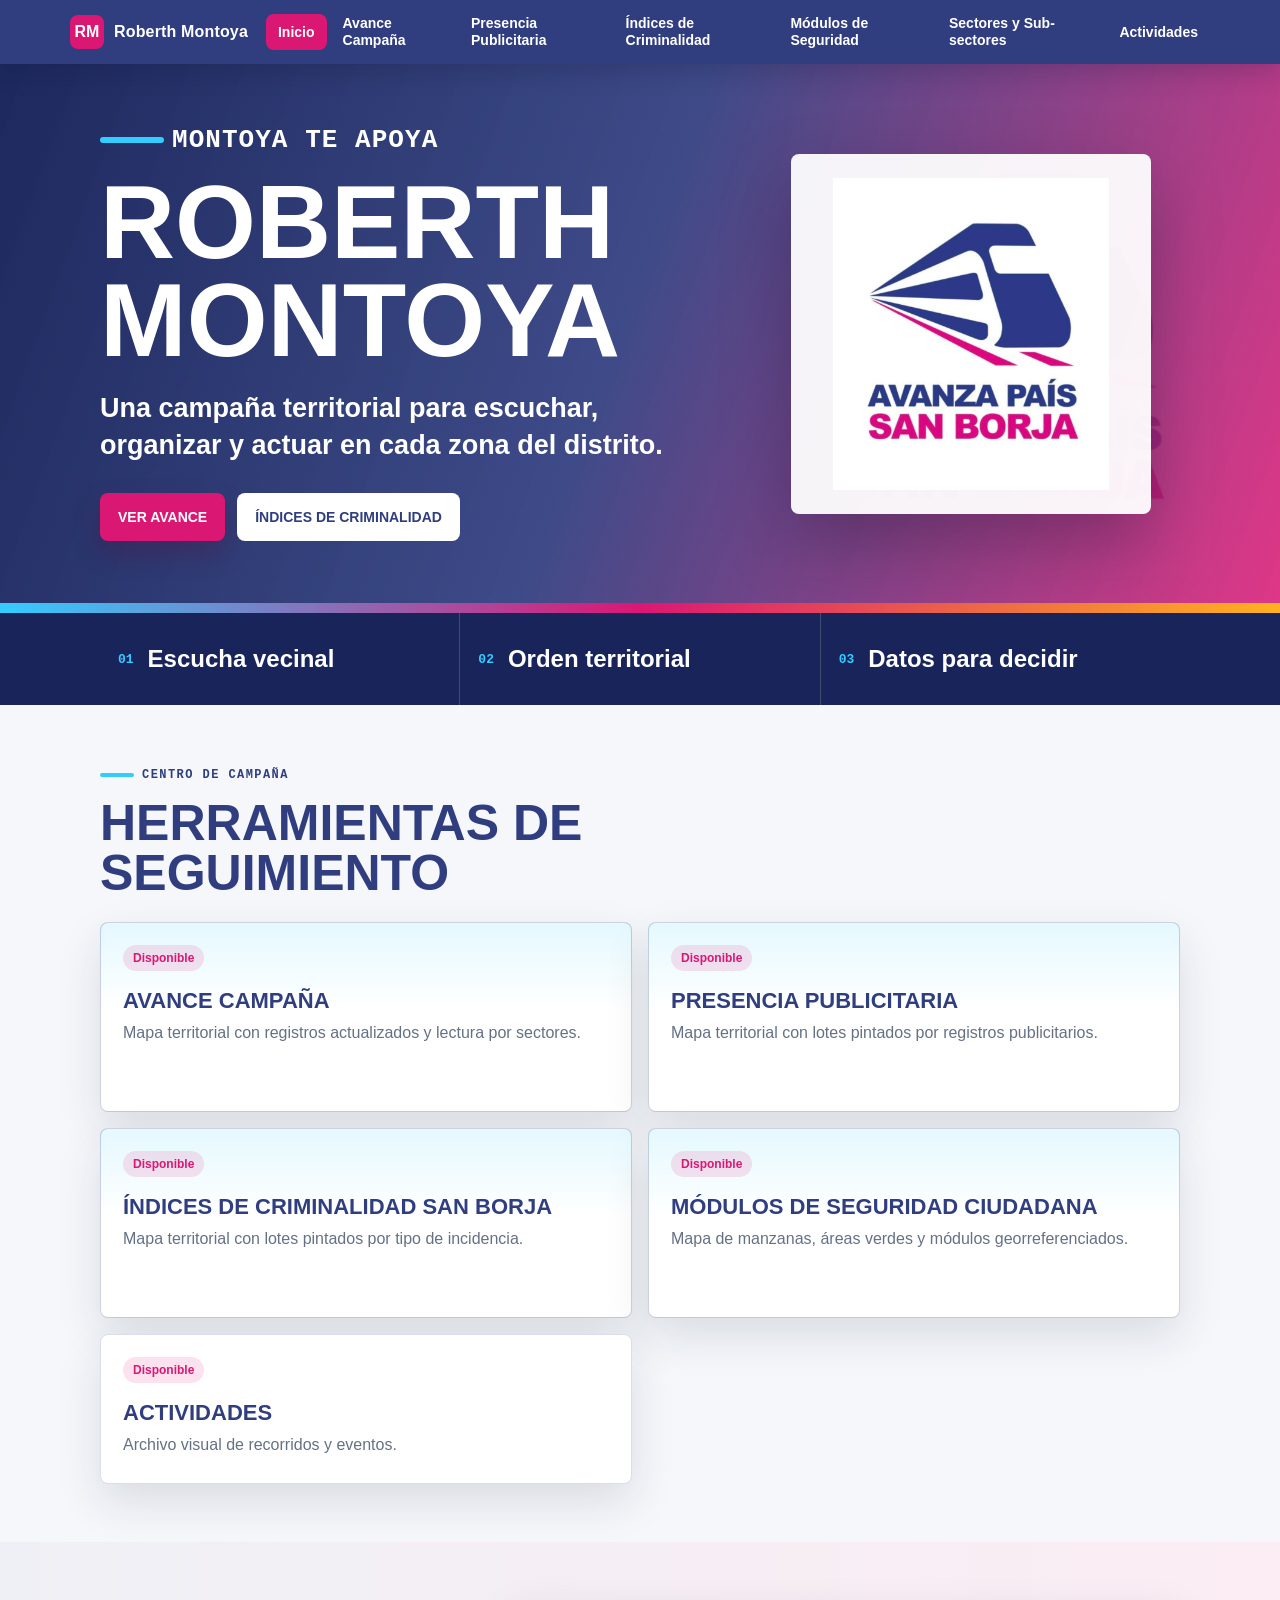
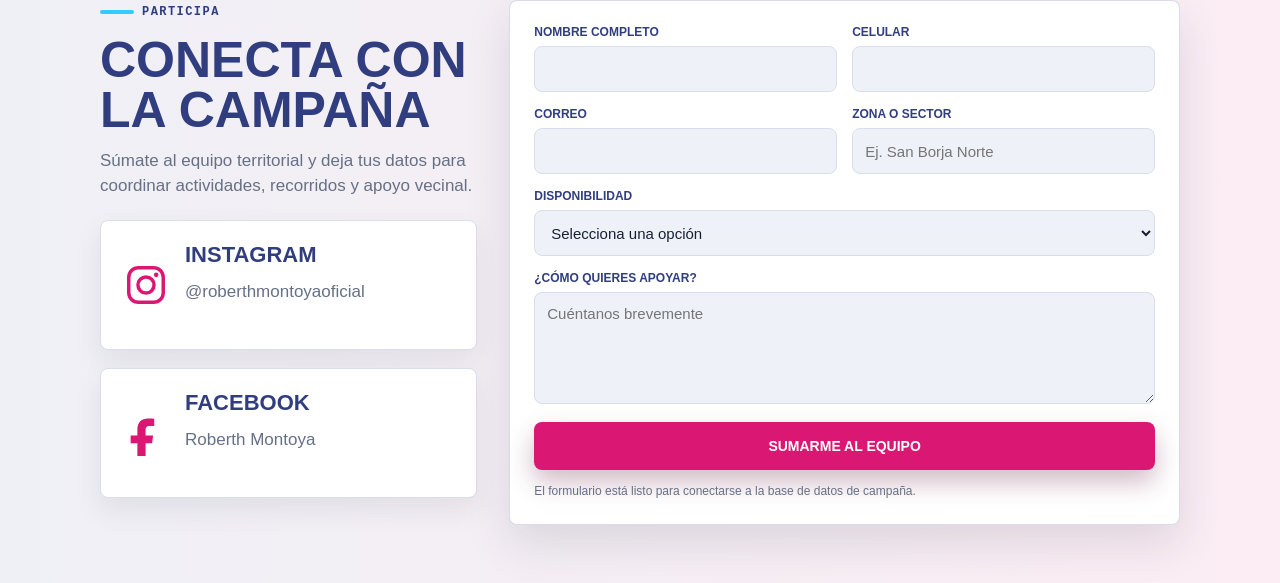
<file: index.html>
<!DOCTYPE html>
<html lang="es">
<head>
  <meta charset="UTF-8"/>
  <meta name="viewport" content="width=device-width, initial-scale=1.0"/>
  <title>Roberth Montoya | Inicio</title>
  <link rel="stylesheet" href="css/styles.css?v=20260522-landing"/>
</head>
<body>
  <nav class="site-nav" aria-label="Navegación principal">
    <div class="nav-inner">
      <a class="brand" href="index.html" aria-label="Ir al inicio">
        <span class="brand-mark">RM</span>
        <span>Roberth Montoya</span>
      </a>
      <button class="nav-toggle" type="button" aria-label="Abrir menú" aria-expanded="false">
        <span></span><span></span><span></span>
      </button>
      <ul class="nav-menu">
        <li><a class="nav-link active" href="index.html" aria-current="page">Inicio</a></li>
        <li><a class="nav-link" href="avance-campana.html">Avance Campaña</a></li>
        <li><a class="nav-link" href="presencia-publicitaria.html">Presencia Publicitaria</a></li>
        <li><a class="nav-link" href="indices-criminalidad-san-borja.html">Índices de Criminalidad</a></li>
        <li><a class="nav-link" href="modulos-seguridad-ciudadana.html">Módulos de Seguridad</a></li>
        <li><a class="nav-link" href="sectores.html">Sectores y Sub-sectores</a></li>
        <li><a class="nav-link" href="actividades.html">Actividades</a></li>
      </ul>
    </div>
  </nav>

  <main class="main-shell">
    <section class="hero">
      <div class="container">
        <div class="hero-content">
          <div class="hero-copy">
            <div class="eyebrow">Montoya te apoya</div>
            <h1>Roberth Montoya</h1>
            <p>Una campaña territorial para escuchar, organizar y actuar en cada zona del distrito.</p>
            <div class="hero-actions" aria-label="Accesos principales">
              <a class="btn btn-primary" href="avance-campana.html">Ver avance</a>
              <a class="btn btn-light" href="indices-criminalidad-san-borja.html">Índices de criminalidad</a>
            </div>
          </div>
          <div class="hero-emblem" aria-hidden="true">
            <img src="icono.png" alt=""/>
          </div>
        </div>
      </div>
    </section>

    <section class="campaign-strip" aria-label="Prioridades de campaña">
      <div class="container">
        <div class="strip-grid">
          <div>
            <span class="strip-number">01</span>
            <strong>Escucha vecinal</strong>
          </div>
          <div>
            <span class="strip-number">02</span>
            <strong>Orden territorial</strong>
          </div>
          <div>
            <span class="strip-number">03</span>
            <strong>Datos para decidir</strong>
          </div>
        </div>
      </div>
    </section>

    <section class="section">
      <div class="container">
        <div class="section-head">
          <span class="eyebrow dark">Centro de campaña</span>
          <h2>Herramientas de seguimiento</h2>
        </div>
        <div class="quick-grid campaign-grid">
          <a class="card quick-card enabled featured-card" href="avance-campana.html">
            <span class="status-pill accent">Disponible</span>
            <h3>Avance Campaña</h3>
            <p>Mapa territorial con registros actualizados y lectura por sectores.</p>
          </a>
          <a class="card quick-card enabled featured-card" href="presencia-publicitaria.html">
            <span class="status-pill accent">Disponible</span>
            <h3>Presencia Publicitaria</h3>
            <p>Mapa territorial con lotes pintados por registros publicitarios.</p>
          </a>
          <a class="card quick-card enabled featured-card" href="indices-criminalidad-san-borja.html">
            <span class="status-pill accent">Disponible</span>
            <h3>Índices de Criminalidad San Borja</h3>
            <p>Mapa territorial con lotes pintados por tipo de incidencia.</p>
          </a>
          <a class="card quick-card enabled featured-card" href="modulos-seguridad-ciudadana.html">
            <span class="status-pill accent">Disponible</span>
            <h3>Módulos de Seguridad Ciudadana</h3>
            <p>Mapa de manzanas, áreas verdes y módulos georreferenciados.</p>
          </a>
          <a class="card quick-card enabled" href="actividades.html">
            <span class="status-pill accent">Disponible</span>
            <h3>Actividades</h3>
            <p>Archivo visual de recorridos y eventos.</p>
          </a>
        </div>
      </div>
    </section>

    <section class="section social-section">
      <div class="container social-layout">
        <div class="join-copy">
          <span class="eyebrow dark">Participa</span>
          <h2>Conecta con la campaña</h2>
          <p>Súmate al equipo territorial y deja tus datos para coordinar actividades, recorridos y apoyo vecinal.</p>
          <div class="cards-grid social-links">
            <a class="card social-card" href="https://www.instagram.com/roberthmontoyaoficial?igsh=MWR0OXJvbXNnbGd1eA==" target="_blank" rel="noopener noreferrer">
              <svg class="social-icon" viewBox="0 0 24 24" aria-hidden="true">
                <rect x="3" y="3" width="18" height="18" rx="5" fill="none" stroke="currentColor" stroke-width="1.8"/>
                <circle cx="12" cy="12" r="4.2" fill="none" stroke="currentColor" stroke-width="1.8"/>
                <circle cx="17.3" cy="6.7" r="1.2" fill="currentColor"/>
              </svg>
              <div>
                <h3>Instagram</h3>
                <p>@roberthmontoyaoficial</p>
              </div>
            </a>

            <a class="card social-card" href="https://www.facebook.com/share/1DKEPCRaCp/" target="_blank" rel="noopener noreferrer">
              <svg class="social-icon" viewBox="0 0 24 24" aria-hidden="true">
                <path fill="currentColor" d="M14 8.3h2.3V4.6c-.4-.1-1.8-.2-3.3-.2-3.3 0-5.5 2-5.5 5.7v3.2H4v4.1h3.5V24h4.3v-6.6h3.4l.5-4.1h-3.9V10.5c0-1.2.3-2.2 2.2-2.2Z"/>
              </svg>
              <div>
                <h3>Facebook</h3>
                <p>Roberth Montoya</p>
              </div>
            </a>
          </div>
        </div>

        <form class="join-form" id="join-form">
          <div class="form-grid">
            <label>
              <span>Nombre completo</span>
              <input type="text" name="nombre" autocomplete="name" required/>
            </label>
            <label>
              <span>Celular</span>
              <input type="tel" name="celular" autocomplete="tel" required/>
            </label>
            <label>
              <span>Correo</span>
              <input type="email" name="correo" autocomplete="email"/>
            </label>
            <label>
              <span>Zona o sector</span>
              <input type="text" name="zona" placeholder="Ej. San Borja Norte"/>
            </label>
            <label class="full">
              <span>Disponibilidad</span>
              <select name="disponibilidad">
                <option value="">Selecciona una opción</option>
                <option>Mañanas</option>
                <option>Tardes</option>
                <option>Noches</option>
                <option>Fines de semana</option>
              </select>
            </label>
            <label class="full">
              <span>¿Cómo quieres apoyar?</span>
              <textarea name="mensaje" rows="4" placeholder="Cuéntanos brevemente"></textarea>
            </label>
          </div>
          <button class="btn btn-primary form-submit" type="submit">Sumarme al equipo</button>
          <p class="form-note" id="join-form-note" role="status">El formulario está listo para conectarse a la base de datos de campaña.</p>
        </form>
      </div>
    </section>
  </main>

  <script>
    // Control del menú responsive compartido.
    const nav = document.querySelector('.site-nav');
    const toggle = document.querySelector('.nav-toggle');
    toggle.addEventListener('click', () => {
      const isOpen = nav.classList.toggle('open');
      toggle.setAttribute('aria-expanded', String(isOpen));
    });

    const joinForm = document.getElementById('join-form');
    const joinFormNote = document.getElementById('join-form-note');

    // Configuración de Google Form
    const FORM_ACTION_URL = 'https://docs.google.com/forms/d/e/1FAIpQLSedIBfYtUVjzGN04qxOvMz1luonE3v8vYpZ3eAKJ2momjqbLw/formResponse';

    // IMPORTANTE: Reemplaza estos IDs con los que obtengas al inspeccionar tu formulario
    const ENTRY_IDS = {
      nombre: 'entry.2005620554', // Ejemplo, verifica el real
      celular: 'entry.1166974658',
      correo: 'entry.1045781291',
      zona: 'entry.1065046570',
      disponibilidad: 'entry.1102238934',
      mensaje: 'entry.1846923513'
    };

    joinForm.addEventListener('submit', async (event) => {
      event.preventDefault();
      
      const submitBtn = joinForm.querySelector('.form-submit');
      const originalText = submitBtn.textContent;

      try {
        submitBtn.disabled = true;
        submitBtn.textContent = 'Enviando...';
        joinFormNote.textContent = 'Registrando tu información...';

        const rawData = new FormData(joinForm);
        
        // Preparamos los datos en el formato que Google Form entiende
        const googleFormData = new URLSearchParams();
        googleFormData.append(ENTRY_IDS.nombre, rawData.get('nombre'));
        googleFormData.append(ENTRY_IDS.celular, rawData.get('celular'));
        googleFormData.append(ENTRY_IDS.correo, rawData.get('correo'));
        googleFormData.append(ENTRY_IDS.zona, rawData.get('zona'));
        googleFormData.append(ENTRY_IDS.disponibilidad, rawData.get('disponibilidad'));
        googleFormData.append(ENTRY_IDS.mensaje, rawData.get('mensaje'));

        // Enviamos usando no-cors para evitar bloqueos del navegador
        await fetch(FORM_ACTION_URL, {
          method: 'POST',
          mode: 'no-cors',
          body: googleFormData,
          headers: { 'Content-Type': 'application/x-www-form-urlencoded' }
        });

        joinForm.reset();
        joinFormNote.textContent = '¡Gracias por sumarte! Tu información ha sido enviada con éxito.';
      } catch (error) {
        joinFormNote.textContent = 'Hubo un problema al conectar con el formulario. Intenta de nuevo.';
      } finally {
        submitBtn.disabled = false;
        submitBtn.textContent = originalText;
      }
    });
  </script>
</body>
</html>
</file>
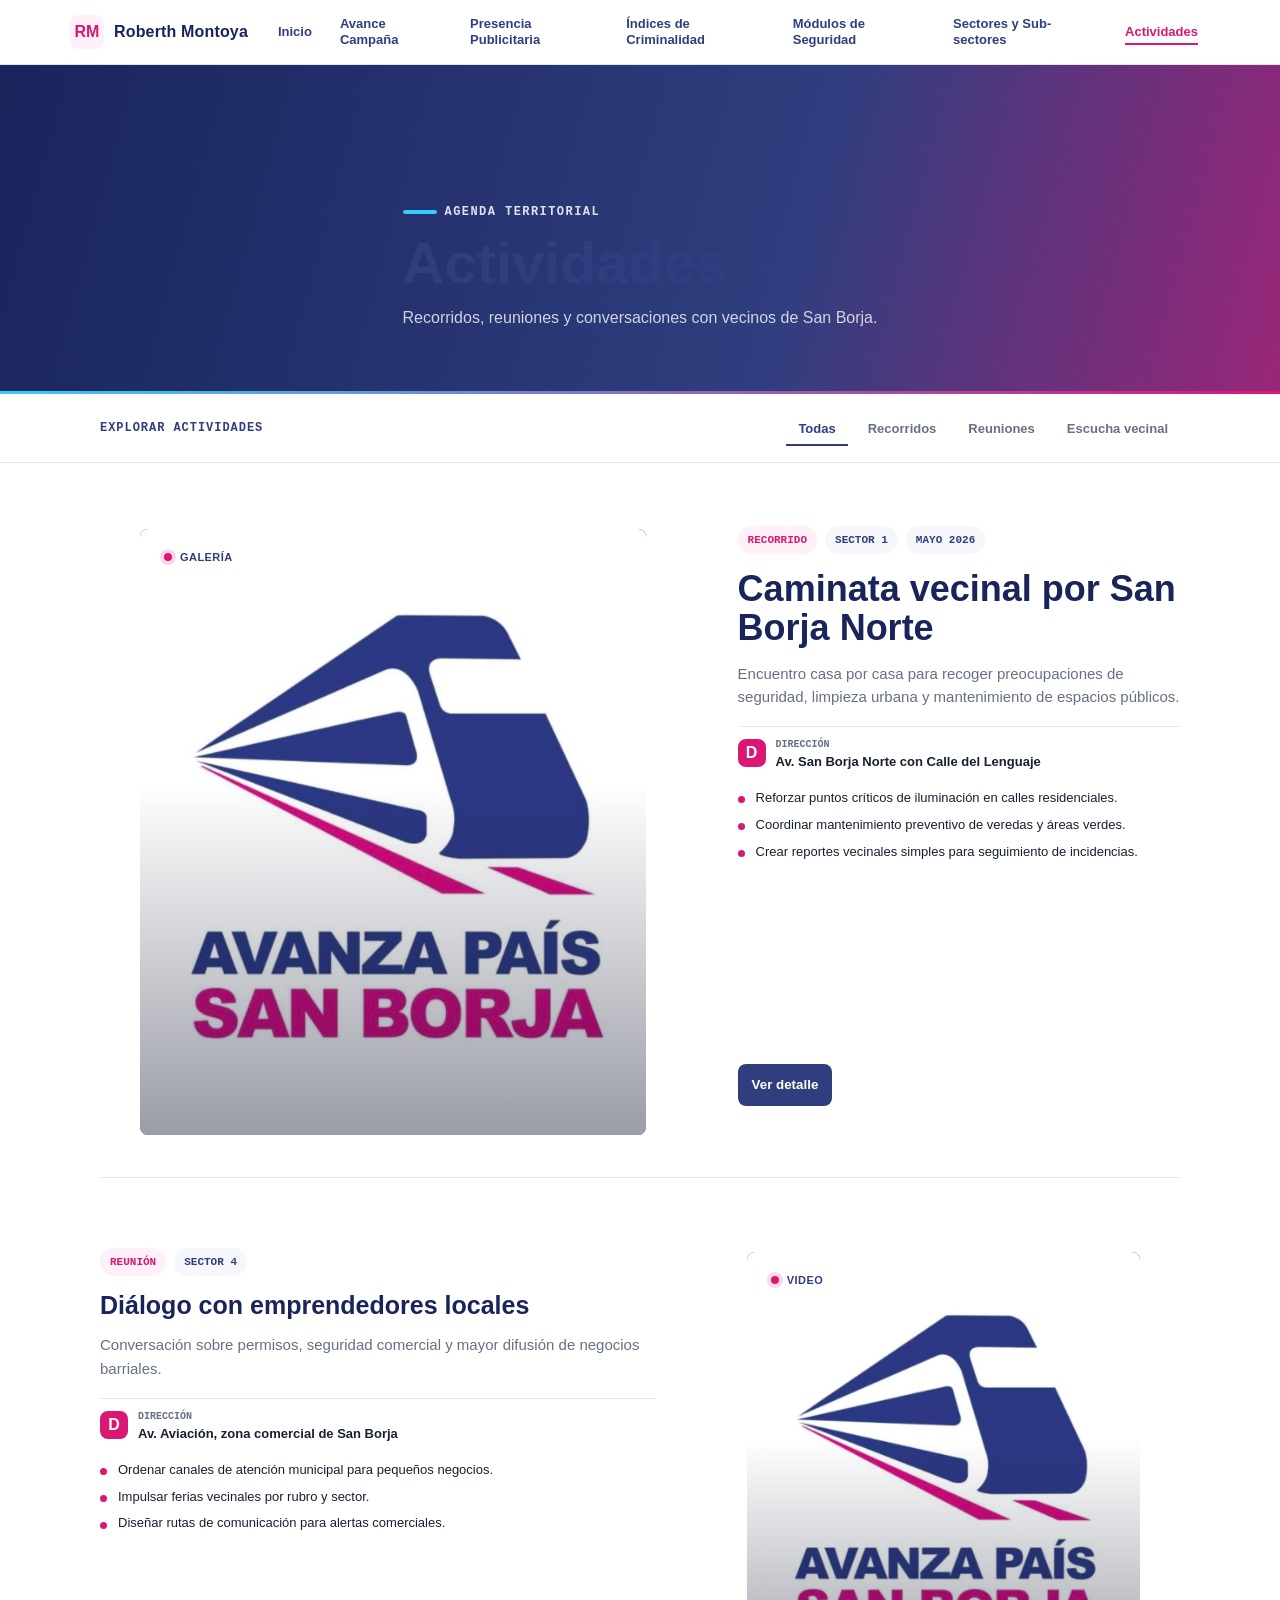
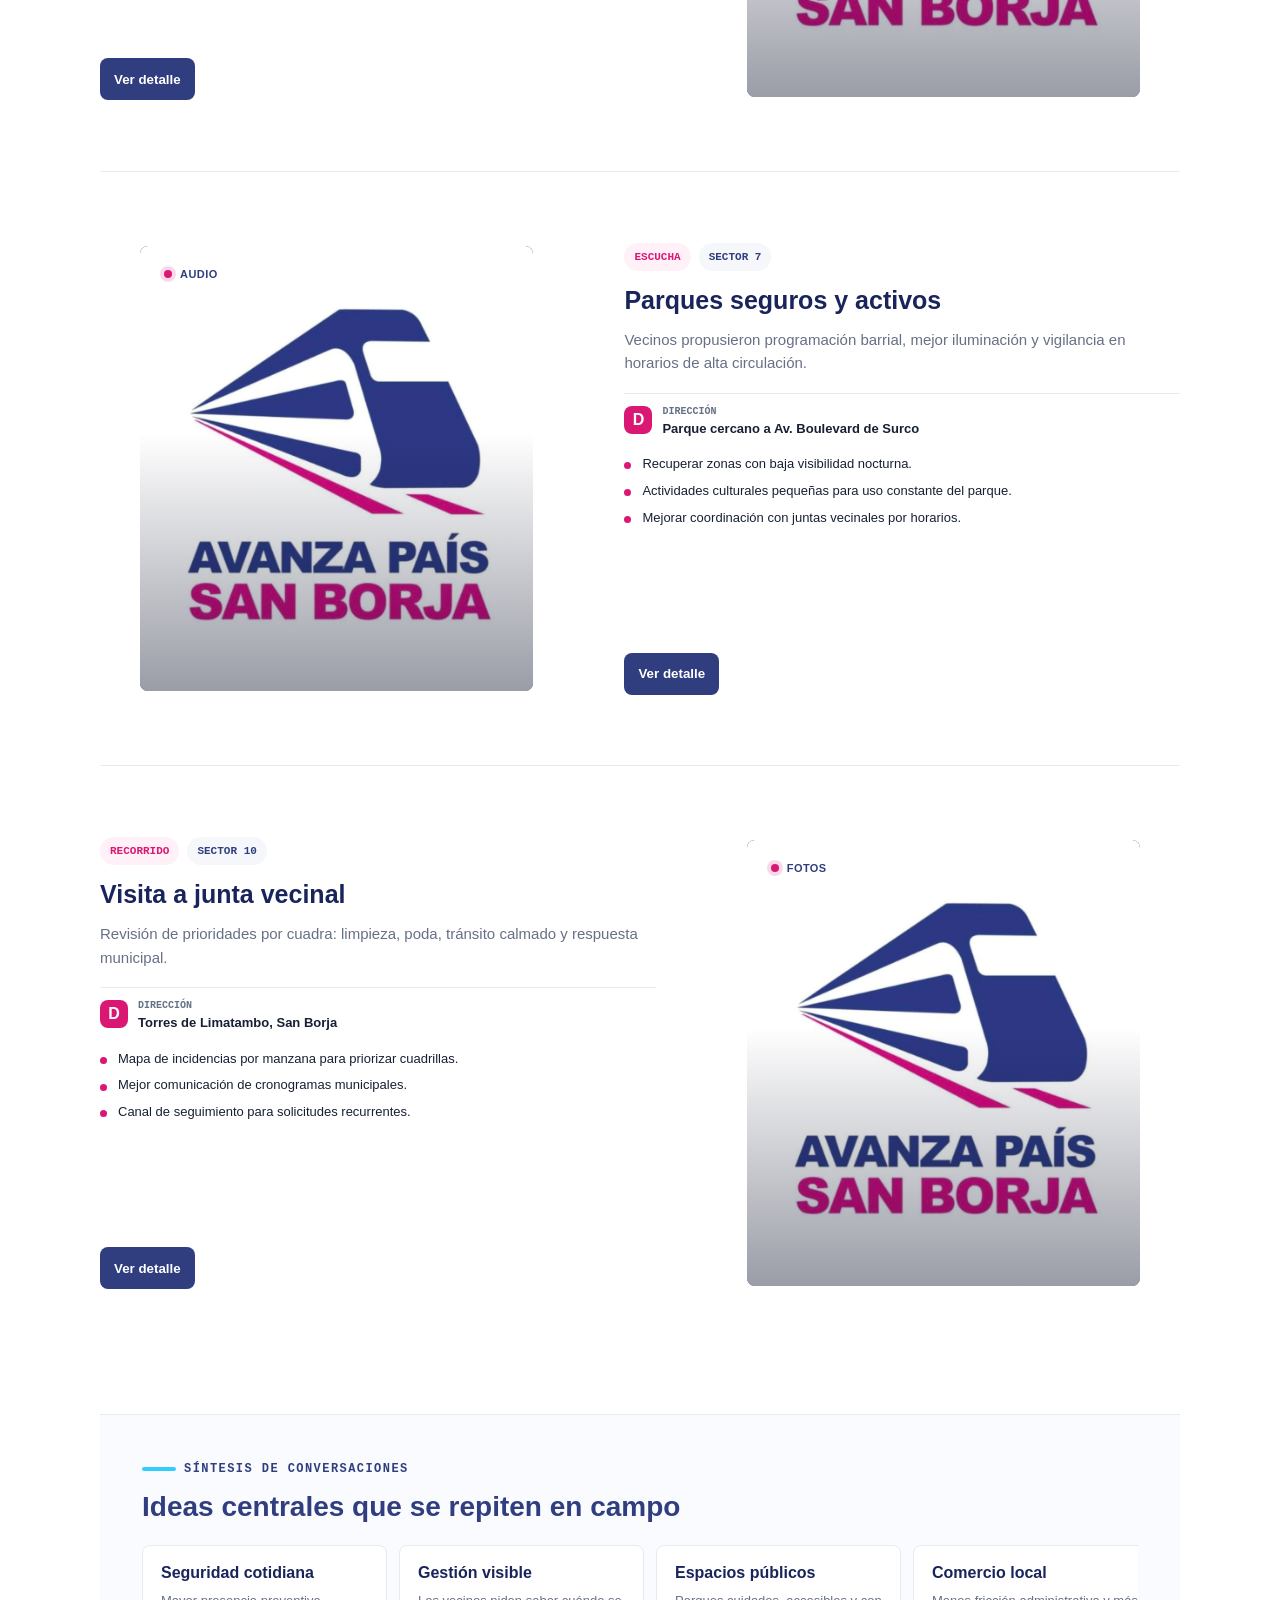
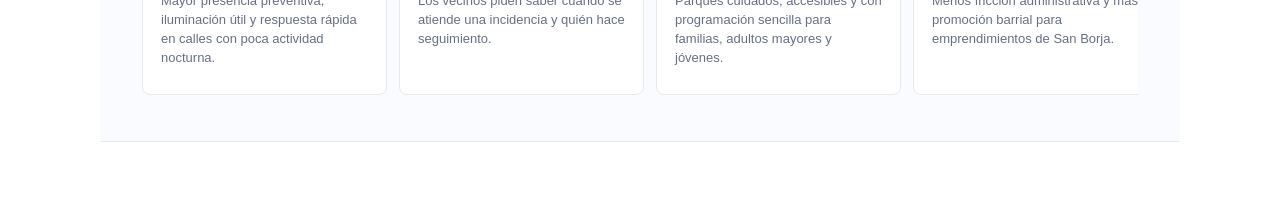
<file: actividades.html>
<!DOCTYPE html>
<html lang="es">
<head>
  <meta charset="UTF-8"/>
  <meta name="viewport" content="width=device-width, initial-scale=1.0"/>
  <title>Roberth Montoya | Actividades</title>
  <link rel="stylesheet" href="css/styles.css?v=20260522-landing"/>
  <style>
    body {
      background: #ffffff;
    }

    .activities-page {
      padding-top: 64px;
      overflow: hidden;
    }

    .activities-body .site-nav {
      background: rgba(255, 255, 255, .96);
      color: var(--primary);
      border-bottom: 1px solid rgba(217, 222, 234, .82);
      box-shadow: none;
      backdrop-filter: blur(14px);
    }

    .activities-body .brand {
      color: var(--primary-deep);
      font-weight: 800;
    }

    .activities-body .brand-mark {
      background: #fff1f7;
      color: var(--accent);
    }

    .activities-body .nav-link {
      position: relative;
      border-radius: 0;
      color: var(--primary);
      font-size: 13px;
      font-weight: 800;
      background: transparent;
    }

    .activities-body .nav-link:hover,
    .activities-body .nav-link.active {
      background: transparent;
      color: var(--accent);
    }

    .activities-body .nav-link.active::after {
      content: "";
      position: absolute;
      left: 12px;
      right: 12px;
      bottom: 5px;
      height: 2px;
      background: var(--accent);
    }

    .activities-body .nav-link.disabled {
      color: var(--muted);
      opacity: .5;
    }

    .activities-body .nav-toggle {
      border-color: #d9deea;
      color: var(--primary);
    }

    .activities-hero {
      position: relative;
      min-height: 330px;
      display: grid;
      align-items: end;
      color: #fff;
      background:
        linear-gradient(105deg, rgba(25, 36, 91, .98) 0%, rgba(48, 62, 127, .9) 62%, rgba(219, 23, 116, .62) 100%),
        #303E7F;
    }

    .activities-hero::after {
      content: "";
      position: absolute;
      left: 0;
      right: 0;
      bottom: 0;
      height: 3px;
      background: linear-gradient(90deg, var(--campaign-cyan), var(--accent));
    }

    .activities-hero .container {
      position: relative;
      z-index: 1;
      padding-top: 72px;
      padding-bottom: 46px;
    }

    .activities-hero h1 {
      margin: 0;
      max-width: 680px;
      font-size: clamp(34px, 5vw, 58px);
      line-height: 1.02;
      letter-spacing: 0;
      text-transform: none;
      text-shadow: none;
    }

    .activities-hero p {
      max-width: 540px;
      margin: 14px 0 0;
      font-size: 16px;
      line-height: 1.5;
      font-weight: 500;
      color: rgba(255, 255, 255, .78);
      text-shadow: none;
    }

    .activities-hero .eyebrow {
      margin-bottom: 14px;
      color: rgba(255, 255, 255, .86);
    }

    .activities-toolbar {
      position: sticky;
      top: 64px;
      z-index: 20;
      border-bottom: 1px solid #e7eaf1;
      background: rgba(255, 255, 255, .94);
      backdrop-filter: blur(12px);
    }

    .activities-toolbar .container {
      min-height: 68px;
      display: flex;
      align-items: center;
      justify-content: space-between;
      gap: 18px;
    }

    .toolbar-title {
      color: var(--primary);
      font-family: var(--mono);
      font-size: 12px;
      font-weight: 900;
      letter-spacing: .08em;
      text-transform: uppercase;
      white-space: nowrap;
    }

    .filter-tabs {
      display: flex;
      align-items: center;
      gap: 8px;
      padding: 0;
      border: 0;
      border-radius: 8px;
      background: transparent;
      box-shadow: none;
    }

    .filter-tab {
      min-height: 36px;
      padding: 0 12px;
      border: 0;
      border-radius: 0;
      background: transparent;
      color: var(--muted);
      font: 800 13px/1 var(--sans);
      cursor: pointer;
      transition: background .18s ease, color .18s ease, transform .18s ease;
    }

    .filter-tab:hover {
      color: var(--primary);
      transform: translateY(-1px);
    }

    .filter-tab.active {
      background: transparent;
      color: var(--primary);
      box-shadow: inset 0 -2px 0 var(--primary);
    }

    .activities-section {
      position: relative;
      padding: 50px 0 74px;
      background: #fff;
    }

    .activity-grid {
      position: relative;
      display: grid;
      gap: 0;
      padding-left: 0;
    }

    .activity-grid::before {
      content: none;
    }

    .activity-status {
      padding: 24px 0;
      color: var(--muted);
      font-size: 14px;
      line-height: 1.5;
    }

    .activity-card {
      position: relative;
      display: grid;
      grid-template-columns: minmax(280px, .92fr) minmax(0, 1.08fr);
      gap: clamp(24px, 4vw, 54px);
      min-height: 330px;
      width: 100%;
      padding: clamp(30px, 5vw, 58px) 0;
      overflow: visible;
      border: 0;
      border-top: 1px solid #e7eaf1;
      border-radius: 0;
      background: transparent;
      box-shadow: none;
      transition: none;
    }

    .activity-card::before {
      content: none;
    }

    .activity-card.featured {
      grid-template-columns: minmax(0, 1.14fr) minmax(360px, .86fr);
      min-height: 390px;
      width: 100%;
    }

    .activity-card:first-child {
      border-top: 0;
      padding-top: 0;
    }

    .activity-card:nth-child(even) {
      grid-template-columns: minmax(0, 1.08fr) minmax(280px, .92fr);
    }

    .activity-card:nth-child(even) .activity-media {
      order: 2;
    }

    .activity-card:hover {
      transform: none;
      border-color: #e7eaf1;
      box-shadow: none;
    }

    .activity-media {
      position: relative;
      min-height: 100%;
      overflow: hidden;
      border-radius: 8px;
      background: #19245b;
    }

    .activity-card:not(.featured) .activity-media {
      min-height: 330px;
    }

    .activity-media img {
      width: 100%;
      height: 100%;
      min-height: 340px;
      object-fit: cover;
      display: block;
      filter: saturate(.95) contrast(1.01);
      transform: scale(1.01);
      transition: transform .45s ease, filter .45s ease;
    }

    .activity-card.featured .activity-media img {
      min-height: 430px;
    }

    .activity-card:hover .activity-media img {
      transform: scale(1.04);
      filter: saturate(1) contrast(1.02);
    }

    .activity-media::after {
      content: "";
      position: absolute;
      inset: 0;
      background:
        linear-gradient(0deg, rgba(15, 20, 44, .42), rgba(15, 20, 44, 0) 58%);
      pointer-events: none;
    }

    .media-badge {
      position: absolute;
      left: 14px;
      top: 14px;
      z-index: 2;
      display: inline-flex;
      align-items: center;
      gap: 8px;
      padding: 8px 10px;
      border-radius: 6px;
      background: rgba(255, 255, 255, .92);
      color: var(--primary);
      font-size: 11px;
      font-weight: 900;
      text-transform: uppercase;
      letter-spacing: .04em;
    }

    .media-badge::before {
      content: "";
      width: 8px;
      height: 8px;
      border-radius: 50%;
      background: var(--accent);
      box-shadow: 0 0 0 4px rgba(219, 23, 116, .16);
    }

    .media-stack {
      display: none;
    }

    .media-chip {
      height: 54px;
      border: 1px solid rgba(255, 255, 255, .36);
      border-radius: 6px;
      overflow: hidden;
      background: rgba(255, 255, 255, .16);
      backdrop-filter: blur(10px);
    }

    .media-chip img {
      min-height: 54px;
      opacity: .9;
    }

    .activity-content {
      display: flex;
      flex-direction: column;
      padding: clamp(6px, 1vw, 14px) 0;
    }

    .activity-meta {
      display: flex;
      flex-wrap: wrap;
      gap: 8px;
      margin-bottom: 16px;
    }

    .pill {
      display: inline-flex;
      align-items: center;
      min-height: 28px;
      padding: 0 10px;
      border-radius: 999px;
      background: #f5f7fb;
      color: var(--primary);
      font-family: var(--mono);
      font-size: 11px;
      font-weight: 900;
      text-transform: uppercase;
    }

    .pill.accent {
      background: #fff1f7;
      color: var(--accent);
    }

    .activity-content h2 {
      margin: 0;
      color: var(--primary-deep);
      font-size: clamp(24px, 3vw, 36px);
      line-height: 1.08;
      letter-spacing: 0;
    }

    .activity-card:not(.featured) .activity-content h2 {
      font-size: 25px;
    }

    .activity-summary {
      margin: 14px 0 0;
      color: var(--muted);
      font-size: 15px;
      line-height: 1.56;
    }

    .activity-location {
      display: grid;
      grid-template-columns: 28px 1fr;
      gap: 10px;
      margin: 18px 0 0;
      padding: 12px 0 0;
      border: 0;
      border-top: 1px solid #e7eaf1;
      border-radius: 0;
      background: transparent;
    }

    .location-mark {
      width: 28px;
      height: 28px;
      border-radius: 8px;
      display: grid;
      place-items: center;
      background: var(--accent);
      color: #fff;
      font-weight: 900;
    }

    .location-text span {
      display: block;
      color: var(--muted);
      font-family: var(--mono);
      font-size: 10px;
      font-weight: 900;
      text-transform: uppercase;
    }

    .location-text strong {
      display: block;
      margin-top: 3px;
      color: var(--text);
      font-size: 13px;
      line-height: 1.35;
    }

    .ideas-list {
      display: grid;
      gap: 8px;
      margin: 18px 0 0;
      padding: 0;
      list-style: none;
    }

    .ideas-list li {
      position: relative;
      padding-left: 18px;
      color: var(--text);
      font-size: 13px;
      line-height: 1.45;
    }

    .ideas-list li::before {
      content: "";
      position: absolute;
      left: 0;
      top: .55em;
      width: 7px;
      height: 7px;
      border-radius: 50%;
      background: var(--accent);
    }

    .activity-actions {
      margin-top: auto;
      padding-top: 22px;
      display: flex;
      gap: 10px;
      align-items: center;
    }

    .activity-btn {
      min-height: 42px;
      padding: 0 14px;
      border: 0;
      border-radius: 8px;
      background: var(--primary);
      color: #fff;
      font-weight: 900;
      cursor: pointer;
      transition: transform .18s ease, background .18s ease;
    }

    .activity-btn:hover {
      transform: translateY(-1px);
      background: var(--accent);
    }

    .activity-link {
      color: var(--primary);
      font-size: 13px;
      font-weight: 900;
      text-decoration: none;
    }

    .conversation-panel {
      margin-top: 54px;
      padding: clamp(24px, 4vw, 42px);
      border-top: 1px solid #e7eaf1;
      border-bottom: 1px solid #e7eaf1;
      background: #fafbfe;
    }

    .conversation-panel h2 {
      margin: 0;
      color: var(--primary);
      font-size: 28px;
      line-height: 1.1;
    }

    .conversation-grid {
      display: flex;
      gap: 12px;
      margin-top: 22px;
      overflow-x: auto;
      padding-bottom: 4px;
    }

    .conversation-item {
      flex: 0 0 245px;
      min-height: 150px;
      padding: 18px;
      border: 1px solid #e7eaf1;
      border-radius: 8px;
      background: #fff;
    }

    .conversation-item strong {
      display: block;
      color: var(--primary-deep);
      font-size: 16px;
    }

    .conversation-item p {
      margin: 9px 0 0;
      color: var(--muted);
      font-size: 13px;
      line-height: 1.48;
    }

    .activity-modal {
      position: fixed;
      inset: 0;
      z-index: 3000;
      display: none;
      align-items: center;
      justify-content: center;
      padding: 24px;
      background: rgba(15, 20, 44, .72);
    }

    .activity-modal.open {
      display: flex;
    }

    .modal-card {
      width: min(980px, 100%);
      max-height: min(760px, calc(100vh - 48px));
      overflow: auto;
      border-radius: 8px;
      background: #fff;
      box-shadow: 0 30px 90px rgba(0, 0, 0, .36);
    }

    .modal-media {
      height: 330px;
      background: var(--primary);
    }

    .modal-media img {
      width: 100%;
      height: 100%;
      object-fit: cover;
      display: block;
    }

    .modal-body {
      padding: 26px;
    }

    .modal-head {
      display: flex;
      align-items: start;
      justify-content: space-between;
      gap: 20px;
    }

    .modal-head h2 {
      margin: 0;
      color: var(--primary-deep);
      font-size: clamp(26px, 4vw, 44px);
      line-height: 1;
    }

    .modal-close {
      width: 42px;
      height: 42px;
      flex: 0 0 auto;
      border: 1px solid var(--border);
      border-radius: 8px;
      background: #fff;
      color: var(--primary);
      font-size: 24px;
      line-height: 1;
      cursor: pointer;
    }

    .modal-details {
      display: grid;
      grid-template-columns: 1fr 1fr;
      gap: 14px;
      margin-top: 22px;
    }

    .modal-detail {
      padding: 14px;
      border: 1px solid var(--border);
      border-radius: 8px;
      background: #fbfcff;
    }

    .modal-detail span {
      display: block;
      color: var(--muted);
      font-family: var(--mono);
      font-size: 10px;
      font-weight: 900;
      text-transform: uppercase;
    }

    .modal-detail strong {
      display: block;
      margin-top: 5px;
      color: var(--text);
      font-size: 14px;
      line-height: 1.4;
    }

    @media (max-width: 920px) {
      .activities-body .nav-menu {
        background: rgba(255, 255, 255, .98);
        border-top: 1px solid #e7eaf1;
        box-shadow: 0 18px 34px rgba(23, 32, 51, .08);
      }

      .activities-body .nav-link.active::after {
        left: 12px;
        right: auto;
        width: 42px;
      }

      .activities-hero {
        min-height: 320px;
        background:
          linear-gradient(115deg, rgba(25, 36, 91, .98) 0%, rgba(48, 62, 127, .92) 68%, rgba(219, 23, 116, .5) 100%),
          #303E7F;
      }

      .activities-toolbar {
        position: static;
      }

      .activities-toolbar .container {
        align-items: stretch;
        flex-direction: column;
        padding-top: 16px;
        padding-bottom: 16px;
      }

      .filter-tabs {
        overflow-x: auto;
      }

      .modal-details {
        grid-template-columns: 1fr;
      }

      .activity-card,
      .activity-card.featured {
        width: 100%;
        grid-template-columns: 1fr;
        gap: 18px;
      }

      .activity-card:nth-child(even) {
        grid-template-columns: 1fr;
      }

      .activity-card:nth-child(even) .activity-media {
        order: 0;
      }

      .activity-media img,
      .activity-card.featured .activity-media img {
        min-height: 260px;
        max-height: 360px;
      }
    }

    @media (max-width: 560px) {
      .activities-hero .container {
        padding-top: 54px;
        padding-bottom: 34px;
      }

      .activity-content,
      .conversation-panel,
      .modal-body {
        padding: 18px;
      }

      .activity-actions {
        align-items: stretch;
        flex-direction: column;
      }

      .activity-btn {
        width: 100%;
      }
    }
  </style>
</head>
<body class="activities-body">
  <nav class="site-nav" aria-label="Navegación principal">
    <div class="nav-inner">
      <a class="brand" href="index.html" aria-label="Ir al inicio">
        <span class="brand-mark">RM</span>
        <span>Roberth Montoya</span>
      </a>
      <button class="nav-toggle" type="button" aria-label="Abrir menú" aria-expanded="false">
        <span></span><span></span><span></span>
      </button>
      <ul class="nav-menu">
        <li><a class="nav-link" href="index.html">Inicio</a></li>
        <li><a class="nav-link" href="avance-campana.html">Avance Campaña</a></li>
        <li><a class="nav-link" href="presencia-publicitaria.html">Presencia Publicitaria</a></li>
        <li><a class="nav-link" href="indices-criminalidad-san-borja.html">Índices de Criminalidad</a></li>
        <li><a class="nav-link" href="modulos-seguridad-ciudadana.html">Módulos de Seguridad</a></li>
        <li><a class="nav-link" href="sectores.html">Sectores y Sub-sectores</a></li>
        <li><a class="nav-link active" href="actividades.html" aria-current="page">Actividades</a></li>
      </ul>
    </div>
  </nav>

  <main class="activities-page">
    <section class="activities-hero">
      <div class="container">
        <div class="eyebrow">Agenda territorial</div>
        <h1>Actividades</h1>
        <p>Recorridos, reuniones y conversaciones con vecinos de San Borja.</p>
      </div>
    </section>

    <section class="activities-toolbar" aria-label="Filtros de actividades">
      <div class="container">
        <div class="toolbar-title">Explorar actividades</div>
        <div class="filter-tabs" role="tablist" aria-label="Filtrar por tipo">
          <button class="filter-tab active" type="button" role="tab" aria-selected="true" data-filter="all">Todas</button>
          <button class="filter-tab" type="button" role="tab" aria-selected="false" data-filter="recorrido">Recorridos</button>
          <button class="filter-tab" type="button" role="tab" aria-selected="false" data-filter="reunion">Reuniones</button>
          <button class="filter-tab" type="button" role="tab" aria-selected="false" data-filter="escucha">Escucha vecinal</button>
        </div>
      </div>
    </section>

    <section class="activities-section">
      <div class="container">
        <div class="activity-grid" id="activity-grid">
          <article class="activity-card featured" data-type="recorrido">
            <figure class="activity-media">
              <img src="icono.png" alt="Recorrido del candidato con vecinos en San Borja">
              <span class="media-badge">Galería</span>
              <div class="media-stack" aria-hidden="true">
                <div class="media-chip"><img src="icono.png" alt=""></div>
                <div class="media-chip"><img src="icono.png" alt=""></div>
                <div class="media-chip"><img src="icono.png" alt=""></div>
              </div>
            </figure>
            <div class="activity-content">
              <div class="activity-meta">
                <span class="pill accent">Recorrido</span>
                <span class="pill">Sector 1</span>
                <span class="pill">Mayo 2026</span>
              </div>
              <h2>Caminata vecinal por San Borja Norte</h2>
              <p class="activity-summary">Encuentro casa por casa para recoger preocupaciones de seguridad, limpieza urbana y mantenimiento de espacios públicos.</p>
              <div class="activity-location">
                <div class="location-mark">D</div>
                <div class="location-text">
                  <span>Dirección</span>
                  <strong>Av. San Borja Norte con Calle del Lenguaje</strong>
                </div>
              </div>
              <ul class="ideas-list">
                <li>Reforzar puntos críticos de iluminación en calles residenciales.</li>
                <li>Coordinar mantenimiento preventivo de veredas y áreas verdes.</li>
                <li>Crear reportes vecinales simples para seguimiento de incidencias.</li>
              </ul>
              <div class="activity-actions">
                <button class="activity-btn" type="button" data-open="0">Ver detalle</button>
                <a class="activity-link" href="avance-campana.html">Ver en mapa</a>
              </div>
            </div>
          </article>

          <article class="activity-card" data-type="reunion">
            <figure class="activity-media">
              <img src="icono.png" alt="Reunión con emprendedores y comerciantes de San Borja">
              <span class="media-badge">Video</span>
            </figure>
            <div class="activity-content">
              <div class="activity-meta">
                <span class="pill accent">Reunión</span>
                <span class="pill">Sector 4</span>
              </div>
              <h2>Diálogo con emprendedores locales</h2>
              <p class="activity-summary">Conversación sobre permisos, seguridad comercial y mayor difusión de negocios barriales.</p>
              <div class="activity-location">
                <div class="location-mark">D</div>
                <div class="location-text">
                  <span>Dirección</span>
                  <strong>Av. Aviación, zona comercial de San Borja</strong>
                </div>
              </div>
              <ul class="ideas-list">
                <li>Ordenar canales de atención municipal para pequeños negocios.</li>
                <li>Impulsar ferias vecinales por rubro y sector.</li>
              </ul>
              <div class="activity-actions">
                <button class="activity-btn" type="button" data-open="1">Ver detalle</button>
              </div>
            </div>
          </article>

          <article class="activity-card" data-type="escucha">
            <figure class="activity-media">
              <img src="icono.png" alt="Conversación con vecinos sobre parques y espacios públicos">
              <span class="media-badge">Audio</span>
            </figure>
            <div class="activity-content">
              <div class="activity-meta">
                <span class="pill accent">Escucha</span>
                <span class="pill">Sector 7</span>
              </div>
              <h2>Parques seguros y activos</h2>
              <p class="activity-summary">Vecinos propusieron programación barrial, mejor iluminación y vigilancia en horarios de alta circulación.</p>
              <div class="activity-location">
                <div class="location-mark">D</div>
                <div class="location-text">
                  <span>Dirección</span>
                  <strong>Parque cercano a Av. Boulevard de Surco</strong>
                </div>
              </div>
              <ul class="ideas-list">
                <li>Recuperar zonas con baja visibilidad nocturna.</li>
                <li>Actividades culturales pequeñas para uso constante del parque.</li>
              </ul>
              <div class="activity-actions">
                <button class="activity-btn" type="button" data-open="2">Ver detalle</button>
              </div>
            </div>
          </article>

          <article class="activity-card" data-type="recorrido">
            <figure class="activity-media">
              <img src="icono.png" alt="Visita a junta vecinal en zona residencial">
              <span class="media-badge">Fotos</span>
            </figure>
            <div class="activity-content">
              <div class="activity-meta">
                <span class="pill accent">Recorrido</span>
                <span class="pill">Sector 10</span>
              </div>
              <h2>Visita a junta vecinal</h2>
              <p class="activity-summary">Revisión de prioridades por cuadra: limpieza, poda, tránsito calmado y respuesta municipal.</p>
              <div class="activity-location">
                <div class="location-mark">D</div>
                <div class="location-text">
                  <span>Dirección</span>
                  <strong>Torres de Limatambo, San Borja</strong>
                </div>
              </div>
              <ul class="ideas-list">
                <li>Mapa de incidencias por manzana para priorizar cuadrillas.</li>
                <li>Mejor comunicación de cronogramas municipales.</li>
              </ul>
              <div class="activity-actions">
                <button class="activity-btn" type="button" data-open="3">Ver detalle</button>
              </div>
            </div>
          </article>
        </div>

        <aside class="conversation-panel">
          <div class="eyebrow dark">Síntesis de conversaciones</div>
          <h2>Ideas centrales que se repiten en campo</h2>
          <div class="conversation-grid">
            <div class="conversation-item">
              <strong>Seguridad cotidiana</strong>
              <p>Mayor presencia preventiva, iluminación útil y respuesta rápida en calles con poca actividad nocturna.</p>
            </div>
            <div class="conversation-item">
              <strong>Gestión visible</strong>
              <p>Los vecinos piden saber cuándo se atiende una incidencia y quién hace seguimiento.</p>
            </div>
            <div class="conversation-item">
              <strong>Espacios públicos</strong>
              <p>Parques cuidados, accesibles y con programación sencilla para familias, adultos mayores y jóvenes.</p>
            </div>
            <div class="conversation-item">
              <strong>Comercio local</strong>
              <p>Menos fricción administrativa y más promoción barrial para emprendimientos de San Borja.</p>
            </div>
          </div>
        </aside>
      </div>
    </section>
  </main>

  <div class="activity-modal" id="activity-modal" aria-hidden="true">
    <div class="modal-card" role="dialog" aria-modal="true" aria-labelledby="modal-title">
      <div class="modal-media"><img id="modal-img" src="icono.png" alt=""></div>
      <div class="modal-body">
        <div class="modal-head">
          <h2 id="modal-title">Actividad</h2>
          <button class="modal-close" type="button" aria-label="Cerrar detalle">×</button>
        </div>
        <p class="activity-summary" id="modal-summary"></p>
        <div class="modal-details">
          <div class="modal-detail"><span>Tipo</span><strong id="modal-type"></strong></div>
          <div class="modal-detail"><span>Ubicación</span><strong id="modal-location"></strong></div>
        </div>
        <ul class="ideas-list" id="modal-ideas"></ul>
      </div>
    </div>
  </div>

  <script>
    const nav = document.querySelector('.site-nav');
    const toggle = document.querySelector('.nav-toggle');
    toggle.addEventListener('click', () => {
      const isOpen = nav.classList.toggle('open');
      toggle.setAttribute('aria-expanded', String(isOpen));
    });

    const ACTIVITIES_ENDPOINT = 'https://script.google.com/macros/s/AKfycbw31eiRuVE6aDiFMSCU8FRB21OA2SbWz3GlAMVIOY_iTiM6kYLtjWCm2lCJgSKFK26R/exec';
    const ACTIVITIES_REFRESH_MS = 60000;
    const FALLBACK_ACTIVITIES = [
      {
        id: 'recorrido-san-borja-norte',
        title: 'Caminata vecinal por San Borja Norte',
        category: 'recorrido',
        categoryLabel: 'Recorrido',
        dateLabel: 'Mayo 2026',
        sector: 'Sector 1',
        badge: 'Galería',
        type: 'Recorrido territorial',
        location: 'Av. San Borja Norte con Calle del Lenguaje',
        image: 'icono.png',
        photos: ['icono.png', 'icono.png', 'icono.png'],
        summary: 'Encuentro casa por casa para recoger preocupaciones de seguridad, limpieza urbana y mantenimiento de espacios públicos.',
        ideas: [
          'Reforzar puntos críticos de iluminación en calles residenciales.',
          'Coordinar mantenimiento preventivo de veredas y áreas verdes.',
          'Crear reportes vecinales simples para seguimiento de incidencias.'
        ]
      },
      {
        id: 'dialogo-emprendedores-locales',
        title: 'Diálogo con emprendedores locales',
        category: 'reunion',
        categoryLabel: 'Reunión',
        sector: 'Sector 4',
        badge: 'Video',
        type: 'Reunión vecinal',
        location: 'Av. Aviación, zona comercial de San Borja',
        image: 'icono.png',
        photos: ['icono.png'],
        summary: 'Conversación sobre permisos, seguridad comercial y mayor difusión de negocios barriales.',
        ideas: [
          'Ordenar canales de atención municipal para pequeños negocios.',
          'Impulsar ferias vecinales por rubro y sector.',
          'Diseñar rutas de comunicación para alertas comerciales.'
        ]
      },
      {
        id: 'parques-seguros-activos',
        title: 'Parques seguros y activos',
        category: 'escucha',
        categoryLabel: 'Escucha',
        sector: 'Sector 7',
        badge: 'Audio',
        type: 'Escucha vecinal',
        location: 'Parque cercano a Av. Boulevard de Surco',
        image: 'icono.png',
        photos: ['icono.png'],
        summary: 'Vecinos propusieron programación barrial, mejor iluminación y vigilancia en horarios de alta circulación.',
        ideas: [
          'Recuperar zonas con baja visibilidad nocturna.',
          'Actividades culturales pequeñas para uso constante del parque.',
          'Mejorar coordinación con juntas vecinales por horarios.'
        ]
      },
      {
        id: 'visita-junta-vecinal',
        title: 'Visita a junta vecinal',
        category: 'recorrido',
        categoryLabel: 'Recorrido',
        sector: 'Sector 10',
        badge: 'Fotos',
        type: 'Recorrido territorial',
        location: 'Torres de Limatambo, San Borja',
        image: 'icono.png',
        photos: ['icono.png'],
        summary: 'Revisión de prioridades por cuadra: limpieza, poda, tránsito calmado y respuesta municipal.',
        ideas: [
          'Mapa de incidencias por manzana para priorizar cuadrillas.',
          'Mejor comunicación de cronogramas municipales.',
          'Canal de seguimiento para solicitudes recurrentes.'
        ]
      }
    ];

    const tabs = document.querySelectorAll('.filter-tab');
    const grid = document.getElementById('activity-grid');
    let activityDetails = [];
    let activeFilter = 'all';

    function escapeText(value) {
      const div = document.createElement('div');
      div.textContent = value || '';
      return div.innerHTML;
    }

    function normalizeCategory(value) {
      return String(value || '')
        .toLowerCase()
        .normalize('NFD')
        .replace(/[\u0300-\u036f]/g, '')
        .replace(/\s+/g, '-');
    }

    function getCategoryLabel(activity) {
      return activity.categoryLabel || activity.tipo || activity.type || 'Actividad';
    }

    function getCategorySlug(activity) {
      const value = activity.category || activity.categoria || getCategoryLabel(activity);
      const slug = normalizeCategory(value);
      if (slug.includes('recorrido')) return 'recorrido';
      if (slug.includes('reunion')) return 'reunion';
      if (slug.includes('escucha')) return 'escucha';
      return slug || 'actividad';
    }

    function normalizeActivity(activity, index) {
      const photos = Array.isArray(activity.photos) ? activity.photos : [];
      const image = activity.image || activity.cover || photos[0] || 'icono.png';
      const ideas = Array.isArray(activity.ideas) ? activity.ideas.filter(Boolean) : [];
      const category = getCategorySlug(activity);

      return {
        id: activity.id || `actividad-${index}`,
        title: activity.title || activity.titulo || 'Actividad sin título',
        category,
        categoryLabel: activity.categoryLabel || activity.tipo || getCategoryLabel(activity),
        sector: activity.sector || '',
        dateLabel: activity.dateLabel || activity.fecha || '',
        badge: activity.badge || (photos.length > 1 ? 'Galería' : 'Fotos'),
        type: activity.type || activity.tipo || getCategoryLabel(activity),
        location: activity.location || activity.ubicacion || activity.direccion || 'San Borja',
        image,
        photos: photos.length ? photos : [image],
        summary: activity.summary || activity.resumen || 'Actividad registrada en campo.',
        ideas,
        mapUrl: activity.mapUrl || activity.mapa || ''
      };
    }

    function normalizeActivitiesPayload(payload) {
      const source = Array.isArray(payload) ? payload : (payload && payload.activities);
      return (source || []).map(normalizeActivity);
    }

    function renderActivities(activities) {
      activityDetails = activities.length ? activities : FALLBACK_ACTIVITIES.map(normalizeActivity);
      grid.replaceChildren();

      activityDetails.forEach((activity, index) => {
        const article = document.createElement('article');
        article.className = index === 0 ? 'activity-card featured' : 'activity-card';
        article.dataset.type = activity.category;

        const pills = [activity.categoryLabel, activity.sector, activity.dateLabel]
          .filter(Boolean)
          .map((pill, pillIndex) => `<span class="pill${pillIndex === 0 ? ' accent' : ''}">${escapeText(pill)}</span>`)
          .join('');
        const ideas = activity.ideas.slice(0, 3)
          .map(idea => `<li>${escapeText(idea)}</li>`)
          .join('');
        const chips = activity.photos.slice(1, 4)
          .map(photo => `<div class="media-chip"><img src="${escapeText(photo)}" alt=""></div>`)
          .join('');
        const mapLink = activity.mapUrl
          ? `<a class="activity-link" href="${escapeText(activity.mapUrl)}">Ver en mapa</a>`
          : '';

        article.innerHTML = `
          <figure class="activity-media">
            <img src="${escapeText(activity.image)}" alt="${escapeText(activity.title)}" loading="${index === 0 ? 'eager' : 'lazy'}">
            <span class="media-badge">${escapeText(activity.badge)}</span>
            ${chips ? `<div class="media-stack" aria-hidden="true">${chips}</div>` : ''}
          </figure>
          <div class="activity-content">
            <div class="activity-meta">${pills}</div>
            <h2>${escapeText(activity.title)}</h2>
            <p class="activity-summary">${escapeText(activity.summary)}</p>
            <div class="activity-location">
              <div class="location-mark">D</div>
              <div class="location-text">
                <span>Dirección</span>
                <strong>${escapeText(activity.location)}</strong>
              </div>
            </div>
            ${ideas ? `<ul class="ideas-list">${ideas}</ul>` : ''}
            <div class="activity-actions">
              <button class="activity-btn" type="button" data-open="${index}">Ver detalle</button>
              ${mapLink}
            </div>
          </div>
        `;

        grid.appendChild(article);
      });

      applyFilter(activeFilter);
    }

    function setStatus(message) {
      grid.replaceChildren();
      const status = document.createElement('div');
      status.className = 'activity-status';
      status.textContent = message;
      grid.appendChild(status);
    }

    function applyFilter(filter) {
      activeFilter = filter;
      document.querySelectorAll('.activity-card').forEach(card => {
        const visible = filter === 'all' || card.dataset.type === filter;
        card.style.display = visible ? 'grid' : 'none';
      });
    }

    function loadJSONP(url) {
      return new Promise((resolve, reject) => {
        const callbackName = `renderActivitiesData_${Date.now()}`;
        const separator = url.includes('?') ? '&' : '?';
        const script = document.createElement('script');
        const timer = window.setTimeout(() => {
          cleanup();
          reject(new Error('Tiempo de espera agotado'));
        }, 12000);

        function cleanup() {
          window.clearTimeout(timer);
          script.remove();
          delete window[callbackName];
        }

        window[callbackName] = data => {
          cleanup();
          resolve(data);
        };

        script.onerror = () => {
          cleanup();
          reject(new Error('No se pudo cargar el endpoint'));
        };
        script.src = `${url}${separator}callback=${callbackName}&t=${Date.now()}`;
        document.head.appendChild(script);
      });
    }

    async function loadActivities() {
      if (!ACTIVITIES_ENDPOINT) {
        renderActivities(FALLBACK_ACTIVITIES.map(normalizeActivity));
        return;
      }

      if (!activityDetails.length) setStatus('Cargando actividades...');
      try {
        const payload = await loadJSONP(ACTIVITIES_ENDPOINT);
        const activities = normalizeActivitiesPayload(payload);
        renderActivities(activities);
      } catch (error) {
        console.error('Error al cargar actividades:', error);
        renderActivities(FALLBACK_ACTIVITIES.map(normalizeActivity));
      }
    }

    tabs.forEach(tab => {
      tab.addEventListener('click', () => {
        const filter = tab.dataset.filter;
        tabs.forEach(item => {
          const selected = item === tab;
          item.classList.toggle('active', selected);
          item.setAttribute('aria-selected', String(selected));
        });
        applyFilter(filter);
      });
    });

    const modal = document.getElementById('activity-modal');
    const closeBtn = modal.querySelector('.modal-close');

    function openActivity(index) {
      const data = activityDetails[index];
      if (!data) return;
      document.getElementById('modal-img').src = data.image;
      document.getElementById('modal-img').alt = data.title;
      document.getElementById('modal-title').textContent = data.title;
      document.getElementById('modal-summary').textContent = data.summary;
      document.getElementById('modal-type').textContent = data.type;
      document.getElementById('modal-location').textContent = data.location;
      const modalIdeas = document.getElementById('modal-ideas');
      modalIdeas.replaceChildren();
      data.ideas.forEach(idea => {
        const item = document.createElement('li');
        item.textContent = idea;
        modalIdeas.appendChild(item);
      });
      modal.classList.add('open');
      modal.setAttribute('aria-hidden', 'false');
      closeBtn.focus();
    }

    function closeActivity() {
      modal.classList.remove('open');
      modal.setAttribute('aria-hidden', 'true');
    }

    grid.addEventListener('click', event => {
      const btn = event.target.closest('[data-open]');
      if (btn) openActivity(parseInt(btn.dataset.open, 10));
    });

    closeBtn.addEventListener('click', closeActivity);
    modal.addEventListener('click', event => {
      if (event.target === modal) closeActivity();
    });
    document.addEventListener('keydown', event => {
      if (event.key === 'Escape' && modal.classList.contains('open')) closeActivity();
    });

    loadActivities();
    if (ACTIVITIES_ENDPOINT) {
      window.setInterval(loadActivities, ACTIVITIES_REFRESH_MS);
    }
  </script>
</body>
</html>
</file>
<file: css/styles.css>
*, *::before, *::after { box-sizing: border-box; }

:root {
  --primary: #303E7F;
  --primary-deep: #19245b;
  --accent: #DB1774;
  --campaign-cyan: #33CCFF;
  --warm: #ffb21f;
  --bg: #f5f7fb;
  --surface: #ffffff;
  --surface-soft: #eef1f8;
  --text: #172033;
  --muted: #667085;
  --border: #d9deea;
  --shadow: 0 18px 45px rgba(23, 32, 51, .12);
  --radius: 8px;
  --sans: Arial, Helvetica, sans-serif;
  --mono: "Courier New", monospace;
}

html, body {
  margin: 0;
  min-height: 100%;
  font-family: var(--sans);
  color: var(--text);
  background: var(--bg);
}

body.map-page {
  height: 100vh;
  overflow: hidden;
}

a { color: inherit; }

.site-nav {
  position: fixed;
  top: 0;
  left: 0;
  right: 0;
  z-index: 2000;
  background: var(--primary);
  color: #fff;
  box-shadow: 0 8px 25px rgba(13, 20, 48, .2);
}

.nav-inner {
  max-width: 1180px;
  min-height: 64px;
  margin: 0 auto;
  padding: 0 20px;
  display: flex;
  align-items: center;
  justify-content: space-between;
  gap: 18px;
}

.brand {
  display: flex;
  align-items: center;
  gap: 10px;
  text-decoration: none;
  font-weight: 800;
  letter-spacing: .01em;
  white-space: nowrap;
}

.brand-mark {
  width: 34px;
  height: 34px;
  border-radius: 8px;
  display: grid;
  place-items: center;
  background: var(--accent);
  color: #fff;
  font-size: 16px;
  font-weight: 900;
}

.nav-toggle {
  display: none;
  width: 42px;
  height: 42px;
  border: 1px solid rgba(255, 255, 255, .28);
  border-radius: 8px;
  background: transparent;
  color: #fff;
  cursor: pointer;
}

.nav-toggle span {
  display: block;
  width: 20px;
  height: 2px;
  margin: 5px auto;
  background: currentColor;
  border-radius: 2px;
}

.nav-menu {
  list-style: none;
  margin: 0;
  padding: 0;
  display: flex;
  align-items: center;
  gap: 4px;
}

.nav-link {
  display: block;
  padding: 10px 12px;
  border-radius: 8px;
  color: #fff;
  text-decoration: none;
  font-size: 14px;
  font-weight: 700;
  line-height: 1.2;
  transition: background .18s ease, color .18s ease;
}

.nav-link:hover,
.nav-link.active {
  background: var(--accent);
  color: #fff;
}

.nav-disabled-wrap {
  position: relative;
}

.nav-link.disabled {
  opacity: .45;
  cursor: not-allowed;
  pointer-events: none;
}

.nav-disabled-wrap::after {
  content: "Próximamente";
  position: absolute;
  left: 50%;
  top: calc(100% + 8px);
  transform: translateX(-50%);
  padding: 6px 8px;
  border-radius: 6px;
  background: #121827;
  color: #fff;
  font-size: 12px;
  white-space: nowrap;
  opacity: 0;
  pointer-events: none;
  transition: opacity .15s ease;
}

.nav-disabled-wrap:hover::after {
  opacity: 1;
}

.main-shell {
  padding-top: 64px;
}

.container {
  max-width: 1120px;
  margin: 0 auto;
  padding: 0 20px;
}

.hero {
  min-height: 540px;
  position: relative;
  display: grid;
  align-items: stretch;
  overflow: hidden;
  background:
    linear-gradient(110deg, rgba(25, 36, 91, .98) 0%, rgba(48, 62, 127, .93) 48%, rgba(219, 23, 116, .86) 100%),
    url("../icono.png") right 8% center/420px no-repeat;
  color: #fff;
}

.hero::after {
  content: "";
  position: absolute;
  left: 0;
  right: 0;
  bottom: 0;
  height: 10px;
  background: linear-gradient(90deg, var(--campaign-cyan), var(--accent), var(--warm));
}

.hero .container {
  width: 100%;
  display: grid;
}

.hero-content {
  display: grid;
  grid-template-columns: minmax(0, 1.08fr) minmax(260px, .72fr);
  align-items: center;
  gap: 36px;
  padding: 62px 0 72px;
}

.hero-copy {
  position: relative;
  z-index: 1;
  max-width: 780px;
}

.hero-copy > .eyebrow {
  margin-bottom: 18px;
  font-size: clamp(16px, 2.2vw, 26px);
  line-height: 1.1;
  letter-spacing: .04em;
}

.hero-copy > .eyebrow::before {
  width: clamp(40px, 5vw, 72px);
  height: 6px;
}

.eyebrow {
  display: inline-flex;
  align-items: center;
  gap: 8px;
  margin-bottom: 16px;
  color: #fff;
  font-family: var(--mono);
  font-size: 12px;
  font-weight: 800;
  letter-spacing: .12em;
  text-transform: uppercase;
}

.eyebrow::before {
  content: "";
  width: 34px;
  height: 4px;
  border-radius: 999px;
  background: var(--campaign-cyan);
}

.eyebrow.dark {
  color: var(--primary);
}

.hero h1 {
  margin: 0;
  max-width: 820px;
  font-size: clamp(54px, 8.5vw, 104px);
  line-height: .95;
  letter-spacing: 0;
  text-transform: uppercase;
}

.hero p {
  max-width: 660px;
  margin: 20px 0 0;
  font-size: clamp(19px, 2.4vw, 27px);
  line-height: 1.35;
  font-weight: 700;
}

.hero-actions {
  display: flex;
  flex-wrap: wrap;
  gap: 12px;
  margin-top: 30px;
}

.btn {
  display: inline-flex;
  min-height: 48px;
  align-items: center;
  justify-content: center;
  padding: 13px 18px;
  border-radius: 8px;
  text-decoration: none;
  font-size: 14px;
  font-weight: 900;
  text-transform: uppercase;
  transition: transform .18s ease, background .18s ease, color .18s ease;
}

.btn:hover {
  transform: translateY(-2px);
}

.btn-primary {
  background: var(--accent);
  color: #fff;
  box-shadow: 0 12px 26px rgba(90, 8, 52, .28);
}

.btn-light {
  background: #fff;
  color: var(--primary);
}

.hero-emblem {
  position: relative;
  z-index: 1;
  display: grid;
  justify-items: center;
}

.hero-emblem img {
  width: min(100%, 360px);
  aspect-ratio: 1;
  object-fit: contain;
  padding: 24px;
  border-radius: 8px;
  background: rgba(255, 255, 255, .94);
  box-shadow: 0 30px 70px rgba(6, 12, 35, .3);
}

.campaign-strip {
  background: var(--primary-deep);
  color: #fff;
}

.strip-grid {
  display: grid;
  grid-template-columns: repeat(3, minmax(0, 1fr));
  gap: 1px;
  background: rgba(255, 255, 255, .18);
}

.strip-grid > div {
  min-height: 92px;
  display: flex;
  align-items: center;
  gap: 14px;
  padding: 22px 18px;
  background: var(--primary-deep);
}

.strip-number {
  color: var(--campaign-cyan);
  font-family: var(--mono);
  font-size: 13px;
  font-weight: 900;
}

.strip-grid strong {
  font-size: clamp(17px, 2vw, 24px);
  line-height: 1.1;
}

.section {
  padding: 58px 0;
}

.section-head {
  max-width: 760px;
  margin-bottom: 24px;
}

.section h2 {
  margin: 0;
  font-size: clamp(30px, 4.5vw, 50px);
  color: var(--primary);
  line-height: 1;
  text-transform: uppercase;
}

.cards-grid {
  display: grid;
  grid-template-columns: repeat(2, minmax(0, 1fr));
  gap: 18px;
}

.quick-grid {
  display: grid;
  grid-template-columns: repeat(4, minmax(0, 1fr));
  gap: 16px;
}

.campaign-grid {
  grid-template-columns: repeat(2, minmax(0, 1fr));
}

.card {
  min-height: 140px;
  border: 1px solid var(--border);
  border-radius: var(--radius);
  background: var(--surface);
  box-shadow: var(--shadow);
  padding: 22px;
  text-decoration: none;
  color: var(--text);
}

.card h3 {
  margin: 0 0 9px;
  font-size: 22px;
  color: var(--primary);
  text-transform: uppercase;
  line-height: 1.05;
}

.card p {
  margin: 0;
  color: var(--muted);
  line-height: 1.45;
}

.social-card {
  display: flex;
  align-items: center;
  gap: 16px;
  transition: transform .18s ease, border-color .18s ease;
}

.social-card:hover,
.quick-card.enabled:hover {
  transform: translateY(-2px);
  border-color: var(--accent);
}

.social-icon {
  width: 46px;
  height: 46px;
  flex: 0 0 46px;
  color: var(--accent);
}

.quick-card {
  min-height: 150px;
}

.quick-card.enabled {
  transition: transform .18s ease, border-color .18s ease;
}

.featured-card {
  min-height: 190px;
  border-color: rgba(48, 62, 127, .24);
  background:
    linear-gradient(180deg, rgba(51, 204, 255, .13), rgba(255, 255, 255, 0) 46%),
    #fff;
}

.quick-card.disabled {
  opacity: .58;
  cursor: not-allowed;
}

.status-pill {
  display: inline-flex;
  align-items: center;
  margin: 0 0 18px;
  padding: 6px 10px;
  border-radius: 999px;
  background: var(--surface-soft);
  color: var(--primary);
  font-size: 12px;
  font-weight: 800;
}

.status-pill.accent {
  background: rgba(219, 23, 116, .12);
  color: var(--accent);
}

.social-section {
  background:
    linear-gradient(90deg, rgba(48, 62, 127, .08), rgba(219, 23, 116, .08)),
    #fff;
}

.social-layout {
  display: grid;
  grid-template-columns: minmax(280px, .72fr) minmax(0, 1.28fr);
  align-items: start;
  gap: 32px;
}

.join-copy p {
  max-width: 520px;
  margin: 14px 0 22px;
  color: var(--muted);
  font-size: 17px;
  line-height: 1.45;
}

.social-links {
  grid-template-columns: 1fr;
}

.social-links .card {
  min-height: 104px;
  box-shadow: 0 12px 28px rgba(23, 32, 51, .08);
}

.join-form {
  padding: 24px;
  border: 1px solid rgba(48, 62, 127, .18);
  border-radius: var(--radius);
  background: #fff;
  box-shadow: var(--shadow);
}

.form-grid {
  display: grid;
  grid-template-columns: repeat(2, minmax(0, 1fr));
  gap: 15px;
}

.join-form label {
  display: flex;
  flex-direction: column;
  gap: 7px;
}

.join-form label.full {
  grid-column: 1 / -1;
}

.join-form label span {
  color: var(--primary);
  font-size: 12px;
  font-weight: 900;
  text-transform: uppercase;
}

.join-form input,
.join-form select,
.join-form textarea {
  width: 100%;
  border: 1px solid var(--border);
  border-radius: 8px;
  background: var(--surface-soft);
  color: var(--text);
  font: inherit;
  font-size: 15px;
}

.join-form input,
.join-form select {
  min-height: 46px;
  padding: 0 12px;
}

.join-form textarea {
  min-height: 112px;
  padding: 12px;
  resize: vertical;
}

.join-form input:focus,
.join-form select:focus,
.join-form textarea:focus {
  outline: 3px solid rgba(51, 204, 255, .24);
  border-color: var(--campaign-cyan);
  background: #fff;
}

.form-submit {
  width: 100%;
  margin-top: 18px;
  border: 0;
  cursor: pointer;
}

.form-note {
  margin: 13px 0 0;
  color: var(--muted);
  font-size: 12px;
  line-height: 1.4;
}

.map-header {
  position: fixed;
  top: 64px;
  left: 0;
  right: 0;
  z-index: 1000;
  height: 92px;
  display: flex;
  flex-direction: column;
  background: #fff;
  border-bottom: 1px solid var(--border);
  box-shadow: 0 8px 24px rgba(23, 32, 51, .08);
}

.map-header-top {
  height: 48px;
  padding: 0 18px;
  display: flex;
  align-items: center;
  justify-content: space-between;
  gap: 16px;
}

.map-title h1 {
  margin: 0;
  color: var(--primary);
  font-size: 20px;
  line-height: 1.1;
}

.district {
  margin-top: 2px;
  color: var(--muted);
  font-size: 12px;
}

#hdr-count {
  color: var(--primary);
  font-family: var(--mono);
  font-size: 12px;
  text-align: right;
}

.header-legend {
  height: 44px;
  padding: 7px 18px;
  display: flex;
  align-items: center;
  gap: 12px;
  border-top: 1px solid var(--border);
  overflow: hidden;
}

.blk-title {
  color: var(--muted);
  font-family: var(--mono);
  font-size: 10px;
  font-weight: 700;
  letter-spacing: .12em;
  text-transform: uppercase;
  white-space: nowrap;
}

.leg-grid {
  display: flex;
  gap: 7px;
  overflow-x: auto;
  padding-bottom: 2px;
}

.leg-item {
  min-width: 96px;
  display: flex;
  align-items: center;
  gap: 7px;
  padding: 5px 7px;
  border: 1px solid var(--border);
  border-radius: 7px;
  background: var(--surface-soft);
}

.leg-dot {
  width: 11px;
  height: 11px;
  border-radius: 3px;
  flex: 0 0 11px;
  background: var(--accent);
}

.leg-name {
  color: var(--primary);
  font-size: 11px;
  font-weight: 800;
}

.leg-count {
  color: var(--muted);
  font-family: var(--mono);
  font-size: 10px;
}

#map {
  position: absolute;
  top: 156px;
  left: 0;
  right: 0;
  bottom: 0;
  z-index: 1;
}

.placeholder-map #map {
  top: 64px;
}

.map-overlay {
  position: fixed;
  top: 98px;
  left: 50%;
  z-index: 1200;
  width: min(92vw, 520px);
  transform: translateX(-50%);
  display: flex;
  align-items: center;
  gap: 14px;
  padding: 16px 18px;
  border: 1px solid var(--border);
  border-radius: var(--radius);
  background: rgba(255, 255, 255, .94);
  box-shadow: var(--shadow);
  color: var(--primary);
  font-size: 18px;
  font-weight: 800;
}

.lock-icon,
.media-icon {
  width: 32px;
  height: 32px;
  color: var(--accent);
  flex: 0 0 auto;
}

.activities-page {
  padding-top: 64px;
}

.activities-hero {
  padding: 42px 0 18px;
}

.activities-hero h1 {
  margin: 0;
  color: var(--primary);
  font-size: clamp(32px, 5vw, 52px);
}

.media-grid {
  display: grid;
  grid-template-columns: repeat(3, minmax(0, 1fr));
  gap: 18px;
  padding-bottom: 44px;
}

.media-card {
  min-height: 220px;
  display: grid;
  place-items: center;
  gap: 10px;
  align-content: center;
  border: 1px dashed var(--border);
  border-radius: var(--radius);
  background: #fff;
  color: var(--muted);
  text-align: center;
  font-weight: 800;
}

.lt-tip {
  background: #fff !important;
  border: 1px solid var(--border) !important;
  color: var(--text) !important;
  font-family: var(--mono) !important;
  font-size: 11px !important;
  border-radius: 8px !important;
  padding: 7px 11px !important;
  box-shadow: 0 8px 22px rgba(23, 32, 51, .16) !important;
  pointer-events: none !important;
}

.lt-tip b { color: var(--primary); }

.module-marker {
  position: relative;
  width: 28px;
  height: 34px;
  filter: drop-shadow(0 4px 8px rgba(23, 32, 51, .32));
}

.module-marker::before {
  content: "";
  position: absolute;
  left: 5px;
  top: 0;
  width: 18px;
  height: 18px;
  border: 3px solid #fff;
  border-radius: 50% 50% 50% 0;
  background: var(--accent);
  transform: rotate(-45deg);
}

.module-marker div {
  position: absolute;
  left: 12px;
  top: 6px;
  width: 5px;
  height: 5px;
  border-radius: 50%;
  background: #fff;
}

.leaflet-popup-content-wrapper {
  background: #fff !important;
  border: 1px solid var(--border) !important;
  border-radius: 14px !important;
  color: var(--text) !important;
  font-family: var(--sans) !important;
  box-shadow: 0 12px 40px rgba(23, 32, 51, .24) !important;
  padding: 0 !important;
  overflow: hidden !important;
}

.leaflet-popup-content {
  margin: 0 !important;
  width: 280px !important;
}

.ads-map-page .leaflet-popup-content {
  width: 286px !important;
}

.ads-map-page .popup-header {
  padding: 12px 14px 10px;
}

.ads-map-page .popup-body {
  padding: 8px 14px;
}

.ads-map-page .popup-row {
  padding: 6px 0;
}

.leaflet-popup-tip-container { display: none; }

.leaflet-popup-close-button {
  color: var(--muted) !important;
  top: 10px !important;
  right: 12px !important;
  font-size: 18px !important;
}

.popup-header {
  padding: 14px 16px 12px;
  display: flex;
  align-items: center;
  gap: 10px;
  border-bottom: 1px solid var(--border);
}

.popup-sector-badge {
  width: 36px;
  height: 36px;
  border-radius: 8px;
  display: grid;
  place-items: center;
  flex-shrink: 0;
  background: var(--accent);
  color: #fff;
  font-size: 14px;
  font-weight: 800;
}

.ph-label {
  color: var(--muted);
  font-family: var(--mono);
  font-size: 9px;
  letter-spacing: .1em;
  text-transform: uppercase;
}

.ph-title {
  margin-top: 2px;
  color: var(--primary);
  font-size: 15px;
  font-weight: 800;
}

.popup-photo {
  display: block;
  position: relative;
  height: 101px;
  margin: 8px 12px 0;
  overflow: hidden;
  border: 1px solid var(--border);
  border-radius: 8px;
  background: var(--surface-soft);
}

.popup-photo img {
  display: block;
  width: 100%;
  height: 100%;
  object-fit: contain;
}

.popup-photo-fallback {
  display: none;
  height: 100%;
  place-items: center;
  color: var(--primary);
  font-size: 12px;
  font-weight: 800;
  text-decoration: underline;
}

.popup-photo.photo-error img { display: none; }

.popup-photo.photo-error .popup-photo-fallback { display: grid; }

.popup-body {
  padding: 10px 16px;
  display: flex;
  flex-direction: column;
}

.popup-row {
  display: flex;
  align-items: flex-start;
  gap: 10px;
  padding: 7px 0;
  border-bottom: 1px solid var(--border);
}

.popup-row:last-child { border-bottom: none; }

.pr-icon {
  width: 18px;
  margin-top: 1px;
  flex-shrink: 0;
  text-align: center;
  font-size: 13px;
}

.pr-content {
  flex: 1;
  min-width: 0;
}

.pr-key {
  margin-bottom: 2px;
  color: var(--muted);
  font-family: var(--mono);
  font-size: 9px;
  letter-spacing: .1em;
  text-transform: uppercase;
}

.pr-val {
  font-size: 12px;
  font-weight: 700;
  word-break: break-word;
}

.popup-footer {
  padding: 8px 16px;
  display: flex;
  justify-content: space-between;
  gap: 10px;
  background: var(--surface-soft);
}

.pf-coords,
.pf-lote {
  color: var(--muted);
  font-family: var(--mono);
  font-size: 10px;
}

.popup-multi {
  padding: 10px 16px;
}

.pm-title {
  margin-bottom: 8px;
  color: var(--muted);
  font-family: var(--mono);
  font-size: 10px;
  letter-spacing: .1em;
  text-transform: uppercase;
}

.pm-list {
  max-height: 200px;
  overflow-y: auto;
  display: flex;
  flex-direction: column;
  gap: 6px;
}

.pm-card {
  padding: 9px 11px;
  border: 1px solid var(--border);
  border-radius: 8px;
  background: var(--surface-soft);
  cursor: pointer;
}

.pm-card:hover { border-color: var(--accent); }

.pm-act {
  color: var(--primary);
  font-size: 12px;
  font-weight: 800;
}

.pm-sub {
  margin-top: 3px;
  color: var(--muted);
  font-family: var(--mono);
  font-size: 10px;
}

#loader {
  position: fixed;
  inset: 0;
  z-index: 9999;
  display: grid;
  place-items: center;
  background: var(--bg);
  transition: opacity .35s;
}

#loader.gone {
  opacity: 0;
  pointer-events: none;
}

.spin {
  width: 42px;
  height: 42px;
  margin: 0 auto 14px;
  border: 3px solid var(--border);
  border-top-color: var(--accent);
  border-radius: 50%;
  animation: rot .7s linear infinite;
}

@keyframes rot { to { transform: rotate(360deg); } }

.spin-txt {
  color: var(--muted);
  font-family: var(--mono);
  font-size: 12px;
  text-align: center;
}

@media (max-width: 880px) {
  .nav-toggle { display: block; }

  .nav-menu {
    position: fixed;
    top: 64px;
    left: 0;
    right: 0;
    display: none;
    flex-direction: column;
    align-items: stretch;
    gap: 0;
    padding: 8px 20px 18px;
    background: var(--primary);
    border-top: 1px solid rgba(255, 255, 255, .16);
  }

  .site-nav.open .nav-menu { display: flex; }

  .nav-link {
    padding: 13px 12px;
  }

  .nav-disabled-wrap::after {
    left: auto;
    right: 10px;
    top: 50%;
    transform: translateY(-50%);
  }

  .cards-grid,
  .quick-grid,
  .media-grid {
    grid-template-columns: 1fr;
  }

  .hero {
    min-height: auto;
    background:
      linear-gradient(120deg, rgba(25, 36, 91, .98), rgba(48, 62, 127, .92), rgba(219, 23, 116, .88)),
      url("../icono.png") right -70px top 92px/260px no-repeat;
  }

  .hero-content {
    grid-template-columns: 1fr;
    gap: 28px;
    padding: 42px 0 58px;
  }

  .hero-emblem {
    justify-items: start;
  }

  .hero-emblem img {
    width: 210px;
    padding: 14px;
  }

  .hero-actions {
    flex-direction: column;
    align-items: stretch;
  }

  .strip-grid,
  .social-layout {
    grid-template-columns: 1fr;
  }

  .form-grid {
    grid-template-columns: 1fr;
  }

  .strip-grid > div {
    min-height: 72px;
  }

  .map-header {
    height: 116px;
  }

  .map-header-top {
    height: 64px;
    align-items: flex-start;
    flex-direction: column;
    justify-content: center;
    gap: 5px;
  }

  #hdr-count {
    text-align: left;
  }

  .header-legend {
    height: 52px;
  }

  #map {
    top: 180px;
  }
}
</file>
